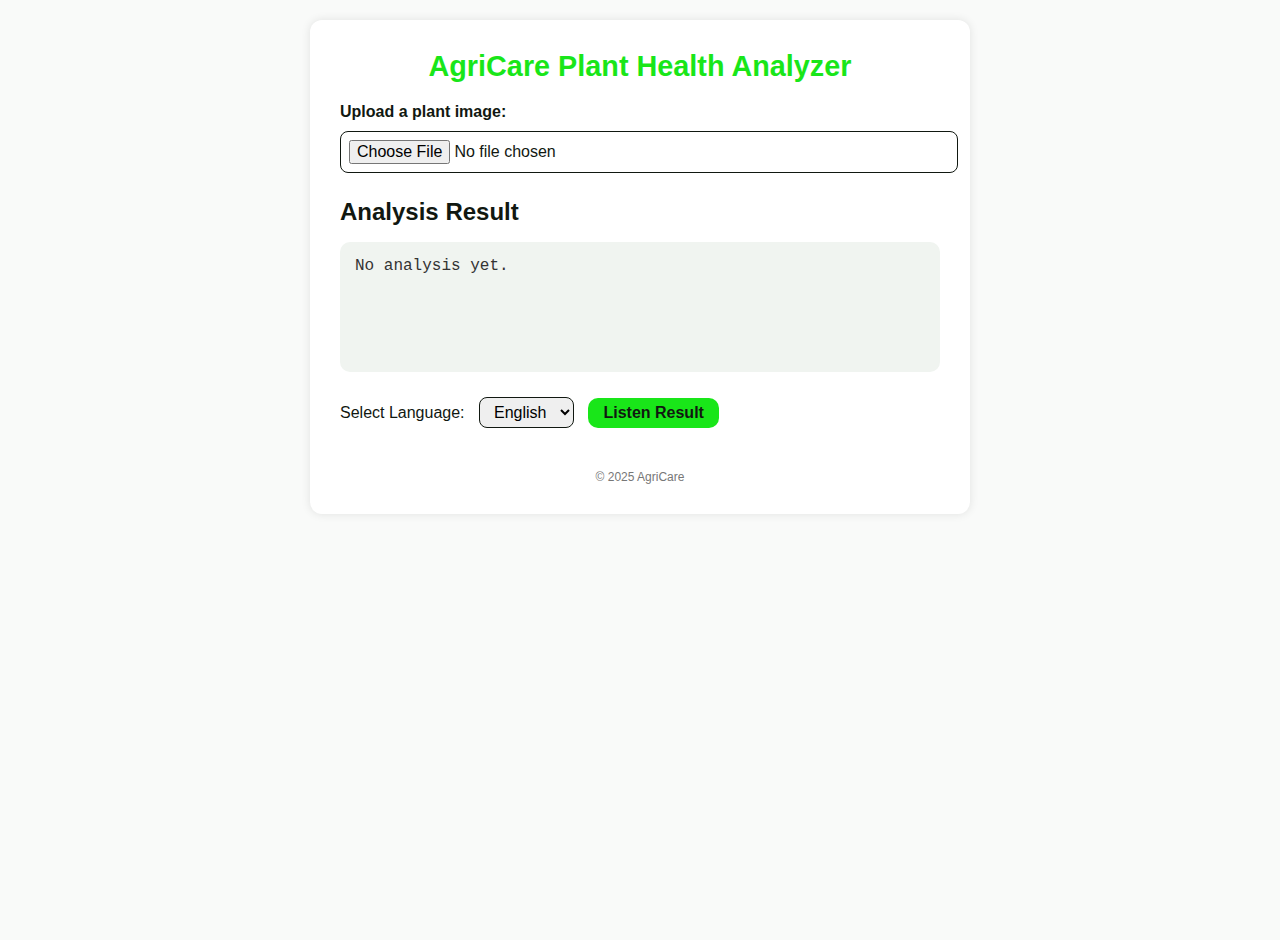
<file: 25sep/index.html>
<!DOCTYPE html>
<html lang="en">
<head>
  <meta charset="UTF-8" />
  <meta name="viewport" content="width=device-width, initial-scale=1" />
  <title>AgriCare Plant Analyzer</title>
  <link rel="stylesheet" href="style.css" />
</head>
<body>
  <div class="container">
    <header>
      <h1>AgriCare Plant Health Analyzer</h1>
    </header>

    <main>
      <section class="upload-section">
        <label for="fileupload" class="upload-label">Upload a plant image:</label>
        <input type="file" id="fileupload" accept="image/*" />
      </section>

      <section class="result-section">
        <h2>Analysis Result</h2>
        <pre id="result" class="result-text">No analysis yet.</pre>
      </section>

      <section class="tts-section">
        <label for="languageSelect">Select Language:</label>
        <select id="languageSelect">
          <option value="en-US">English</option>
          <option value="hi-IN">Hindi</option>
        </select>
        <button id="listenBtn">Listen Result</button>
      </section>
    </main>

    <footer>
      <small>© 2025 AgriCare</small>
    </footer>
  </div>

  <script src="script.js"></script>
</body>
</html>
</file>
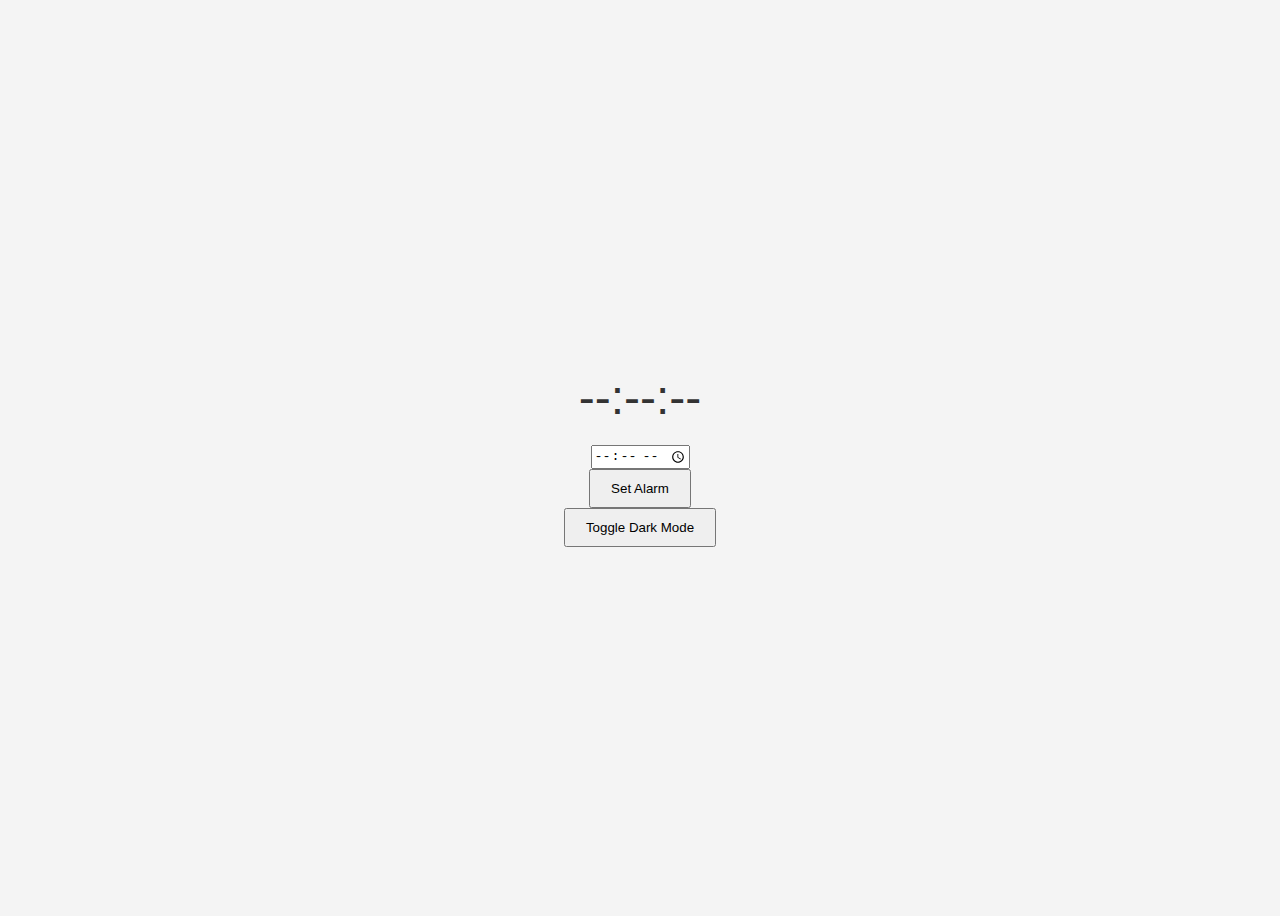
<file: alarmclock/index.html>
<!DOCTYPE html>
<html lang="en">
<head>
  <meta charset="UTF-8" />
  <meta name="viewport" content="width=device-width, initial-scale=1.0" />
  <title>Digital Clock + Alarm</title>
 <link rel="stylesheet" href="style.css">
</head>
<body>
  <div class="clock" id="clock">--:--:--</div>
  <input type="time" id="alarmTime" />
  <button id="setAlarm">Set Alarm</button>
  <button id="toggleDark">Toggle Dark Mode</button>

  <audio id="alarmSound" src="https://www.soundjay.com/misc/sounds/bell-ringing-05.mp3"></audio>
 <script src="script.js"></script>
</body>
</html>
</file>
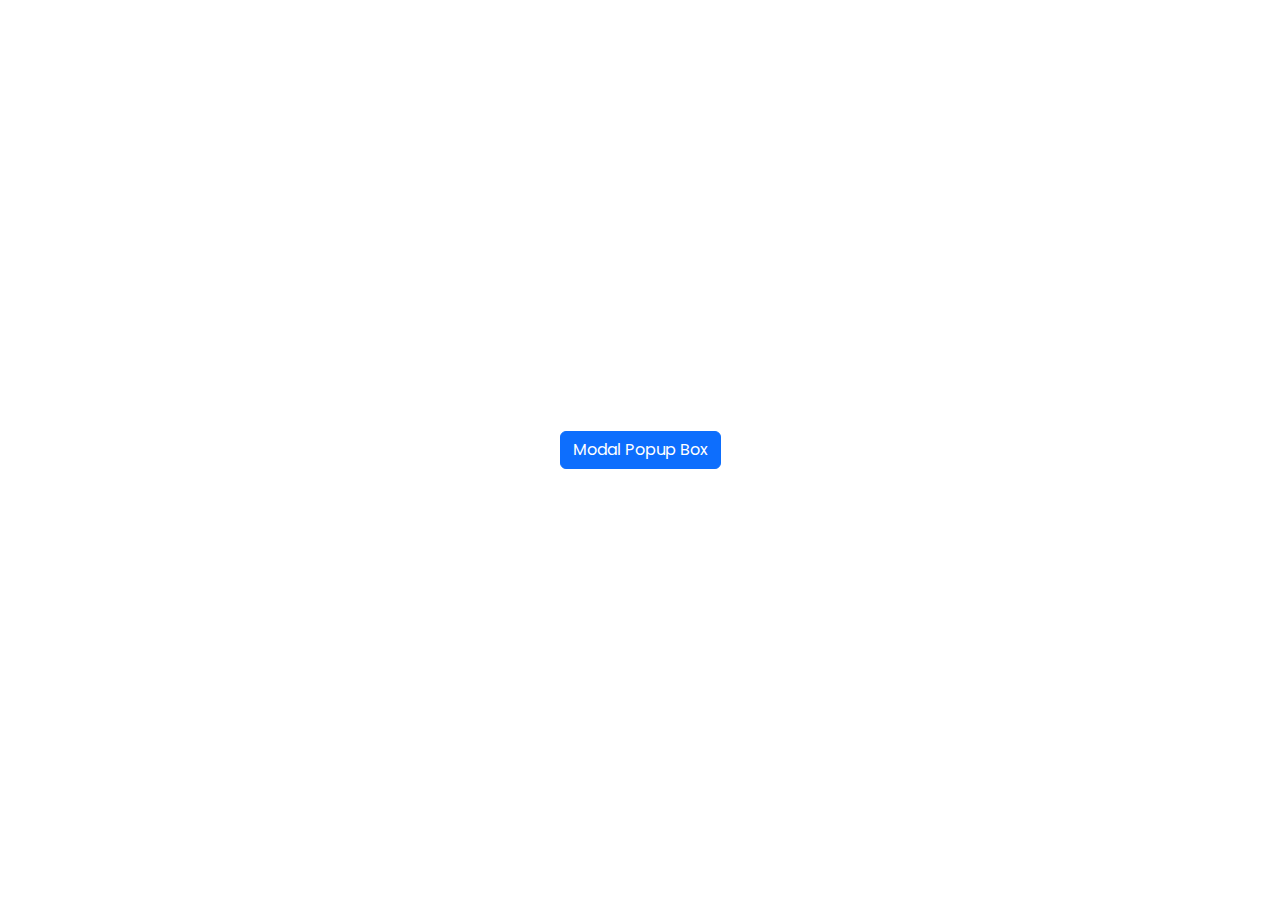
<file: model/index.html>
<!DOCTYPE html>
<html lang="en">
<head>
    <meta charset="UTF-8">
    <meta http-equiv="X-UA-Compatible" content="IE=edge">
    <meta name="viewport" content="width=device-width, initial-scale=1.0">
    <title>Modal Popup Box With Bootstrap 5</title>

    <!-- Bootstrap 5 CSS CDN Link -->
    <link href="https://cdn.jsdelivr.net/npm/bootstrap@5.1.3/dist/css/bootstrap.min.css" rel="stylesheet">

    <!-- Custom Style Link -->
    <link rel="stylesheet" href="style.css">
</head>
<body>

    <!-- Button trigger modal -->
    <button type="button" class="btn btn-primary" data-bs-toggle="modal" data-bs-target="#exampleModal">
    Modal Popup Box
  </button>
  
  <!-- Modal -->
  <div class="modal_wrapper">
    <div class="modal fade" id="exampleModal" tabindex="-1" aria-labelledby="exampleModalLabel" aria-hidden="true">
        <div class="modal-dialog modal-dialog-centered modal-lg">
          <div class="modal-content">
            <button type="button" class="btn-close" data-bs-dismiss="modal" aria-label="Close"></button>
            <div class="modal-body">
              <div class="row">
                  <div class="col-12">
                    <h3 class="display-6">Get to know the latest offers</h3> 
                    <p class="my-3">Subscribe and get notified at first on the latest update and offers!</p>
                  </div>
                  <div class="col-12">
                      <form method="post" action="#">
                          <div class="d-flex align-items-center flex-wrap mb-3">

                            <input type="text" class="form-control mb-3 mb-lg-0" placeholder="Enter your email ID">

                            <button type="button" class="btn btn-warning ms-2 btn_submit">Submit 

                                <svg xmlns="http://www.w3.org/2000/svg" width="16" height="16" fill="currentColor" class="bi bi-envelope-fill" viewBox="0 0 16 16">
                                <path d="M.05 3.555A2 2 0 0 1 2 2h12a2 2 0 0 1 1.95 1.555L8 8.414.05 3.555ZM0 4.697v7.104l5.803-3.558L0 4.697ZM6.761 8.83l-6.57 4.027A2 2 0 0 0 2 14h12a2 2 0 0 0 1.808-1.144l-6.57-4.027L8 9.586l-1.239-.757Zm3.436-.586L16 11.801V4.697l-5.803 3.546Z"/>
                              </svg>
                            </button>
                          </div>
                      </form>
                      <p>We do not spam</p>
                  </div>
              </div>
            </div> 
          </div>
        </div>
      </div>
  </div>

     
    

    <!-- Bootstrap 5 JS CDN Link -->
    <script src="https://cdn.jsdelivr.net/npm/bootstrap@5.1.3/dist/js/bootstrap.bundle.min.js"></script>
</body>
</html>
</file>
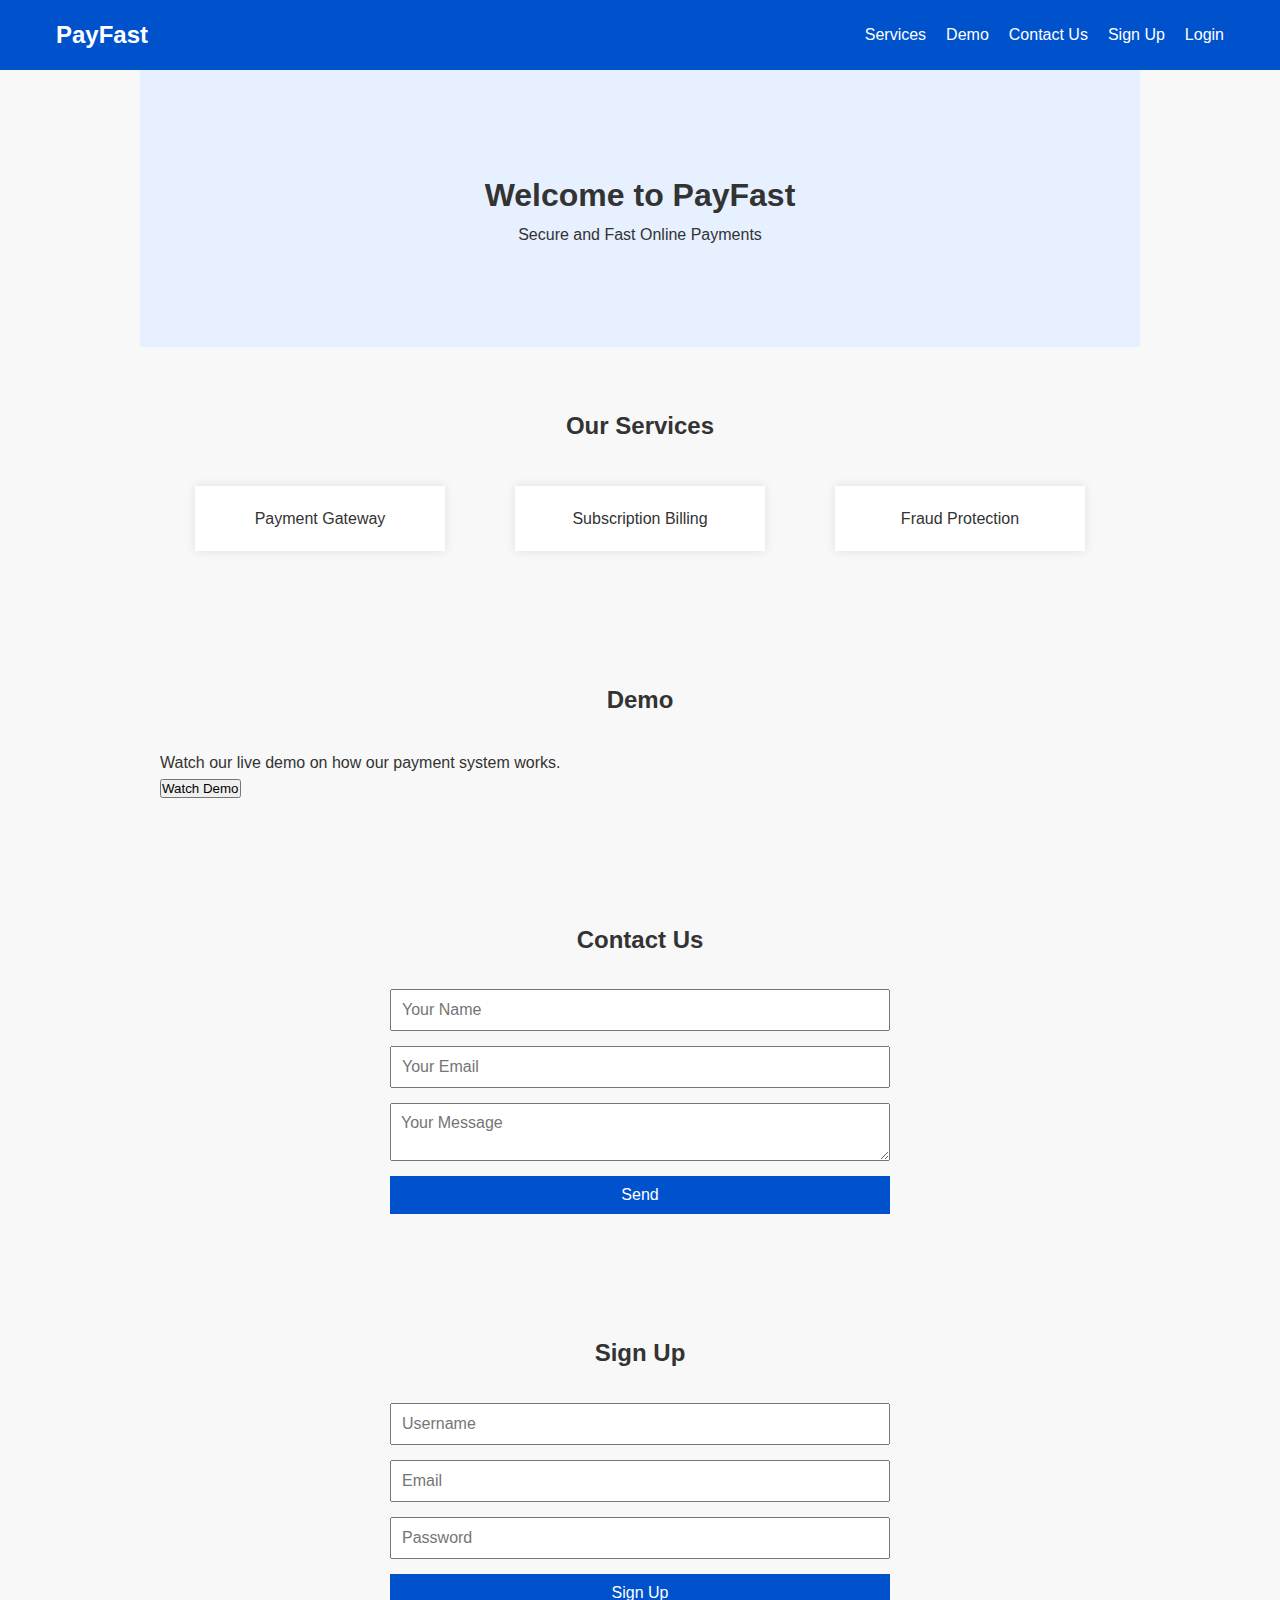
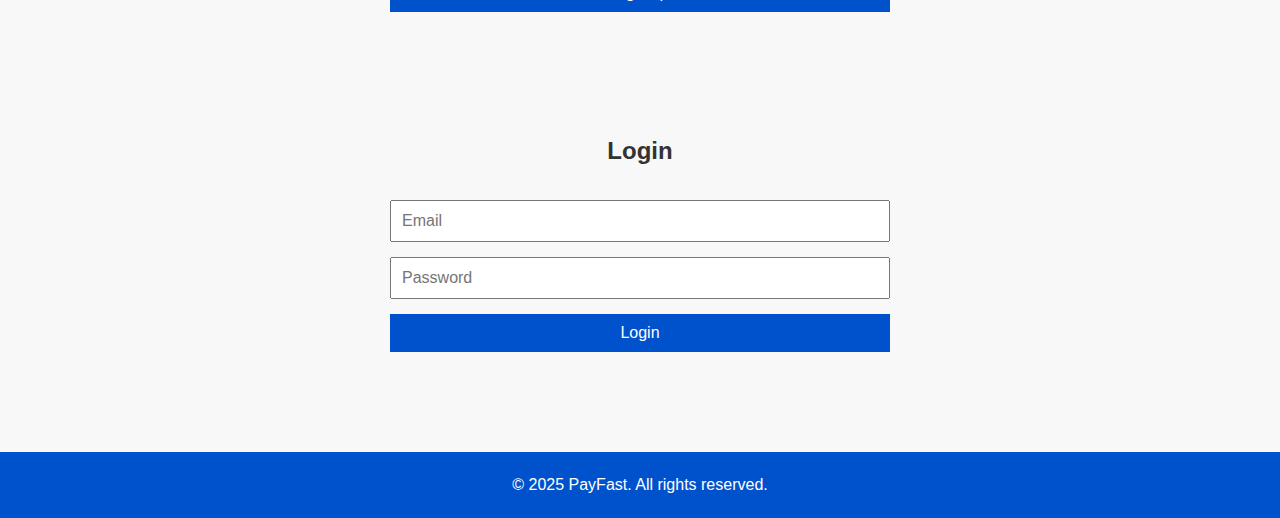
<file: payment/index.html>
<!DOCTYPE html>
<html lang="en">
<head>
  <meta charset="UTF-8" />
  <meta name="viewport" content="width=device-width, initial-scale=1.0" />
  <title>Payment Website</title>
  <link rel="stylesheet" href="style.css" />
</head>
<body>

  <!-- Navigation Bar -->
  <header>
    <nav class="navbar">
      <div class="logo">PayFast</div>
      <ul class="nav-links">
        <li><a href="#services">Services</a></li>
        <li><a href="#demo">Demo</a></li>
        <li><a href="#contact">Contact Us</a></li>
        <li><a href="#signup">Sign Up</a></li>
        <li><a href="#login">Login</a></li>
      </ul>
    </nav>
  </header>

  <!-- Hero Section -->
  <section class="hero">
    <h1>Welcome to PayFast</h1>
    <p>Secure and Fast Online Payments</p>
  </section>

  <!-- Services Section -->
  <section id="services">
    <h2>Our Services</h2>
    <div class="service-boxes">
      <div class="service">Payment Gateway</div>
      <div class="service">Subscription Billing</div>
      <div class="service">Fraud Protection</div>
    </div>
  </section>

  <!-- Demo Section -->
  <section id="demo">
    <h2>Demo</h2>
    <p>Watch our live demo on how our payment system works.</p>
    <button>Watch Demo</button>
  </section>

  <!-- Contact Us Section -->
  <section id="contact">
    <h2>Contact Us</h2>
    <form>
      <input type="text" placeholder="Your Name" required />
      <input type="email" placeholder="Your Email" required />
      <textarea placeholder="Your Message" required></textarea>
      <button type="submit">Send</button>
    </form>
  </section>

  <!-- Sign Up Section -->
  <section id="signup">
    <h2>Sign Up</h2>
    <form>
      <input type="text" placeholder="Username" required />
      <input type="email" placeholder="Email" required />
      <input type="password" placeholder="Password" required />
      <button type="submit">Sign Up</button>
    </form>
  </section>

  <!-- Login Section -->
  <section id="login">
    <h2>Login</h2>
    <form>
      <input type="email" placeholder="Email" required />
      <input type="password" placeholder="Password" required />
      <button type="submit">Login</button>
    </form>
  </section>

  <!-- Footer -->
  <footer>
    <p>&copy; 2025 PayFast. All rights reserved.</p>
  </footer>

</body>
</html>
</file>
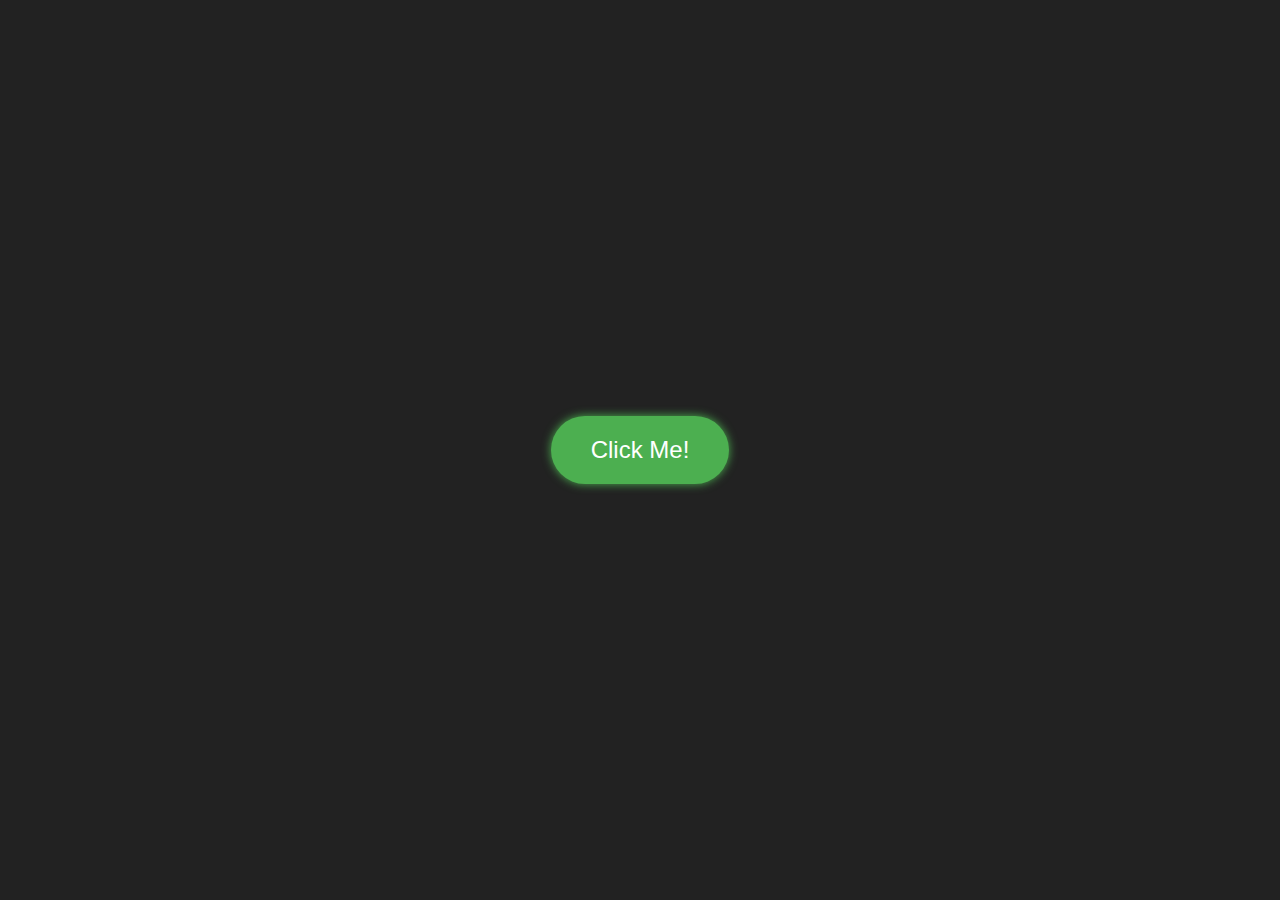
<file: buttonanimation.html>
<!DOCTYPE html>
<html lang="en">
<head>
  <meta charset="UTF-8" />
  <meta name="viewport" content="width=device-width, initial-scale=1" />
  <title>Button Pulse Animation</title>
  <style>
    body {
      font-family: Arial, sans-serif;
      background: #222;
      display: flex;
      height: 100vh;
      justify-content: center;
      align-items: center;
      margin: 0;
    }
    .pulse-button {
      background: #4CAF50;
      border: none;
      color: white;
      padding: 20px 40px;
      font-size: 24px;
      border-radius: 50px;
      cursor: pointer;
      animation: pulse 2s infinite;
      box-shadow: 0 0 10px #4CAF50;
    }
    @keyframes pulse {
      0% {
        transform: scale(1);
        box-shadow: 0 0 10px #4CAF50;
      }
      50% {
        transform: scale(1.1);
        box-shadow: 0 0 20px #76c776;
      }
      100% {
        transform: scale(1);
        box-shadow: 0 0 10px #4CAF50;
      }
    }
  </style>
</head>
<body>

  <button class="pulse-button">Click Me!</button>

</body>
</html>
</file>
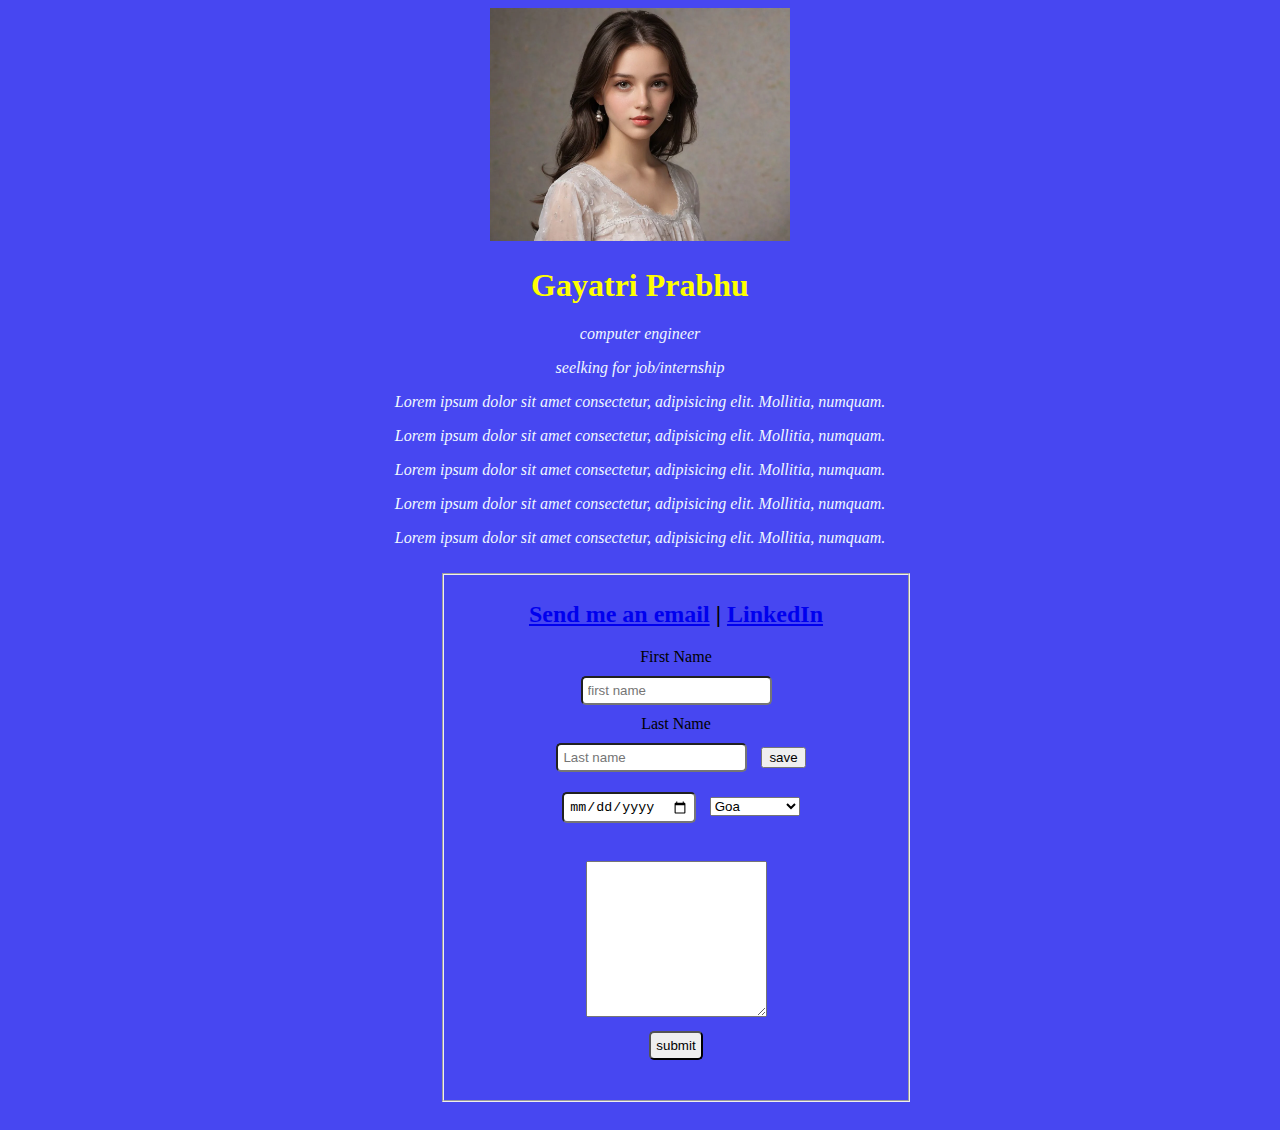
<file: intro.html>
<!DOCTYPE html>
<html lang="en">
<head>
   <style>
    body{
        background-color: rgb(71, 71, 241);
    }
    h1{
        font-style: bold;
        color: yellow;
        text-align: center;
    }
    p{
        font-style: italic;
        color: aliceblue;
        text-align: center;
    }
    input{
        margin: 10px;
        padding: 5px;
        border-radius: 5px;
        fit_content: center;
        
    }  
    form{
        
        width: 400px;
        margin: auto;
        padding: 10px 20px 20px 20px    ;
       
    } 

</style>   
</head>
<body>
    <center>
    <div style="text-align: center;">
  <img src="xyz.webp" alt="./gp..jpg" width="300"> 
    </div>
  <h1>Gayatri Prabhu </h1>
  <p> computer engineer </p>
  <p> seelking for job/internship </p>
  
  <p> Lorem ipsum dolor sit amet consectetur, adipisicing elit. Mollitia, numquam. </p>
  <p> Lorem ipsum dolor sit amet consectetur, adipisicing elit. Mollitia, numquam. </p>
  <p> Lorem ipsum dolor sit amet consectetur, adipisicing elit. Mollitia, numquam. </p>
  <p> Lorem ipsum dolor sit amet consectetur, adipisicing elit. Mollitia, numquam. </p>
  <p> Lorem ipsum dolor sit amet consectetur, adipisicing elit. Mollitia, numquam. </p>
   </center> 
<form>
    <div style="text-align: center;">
    <fieldset>
         
   <form action="url" method="get">
    
          <h2><a href="mailto:gayatri@gmail.com">Send me an email</a> | <a href="https://www.linkedin.com/in/gayatri-p-b54551376/">LinkedIn</a></h2>

       <label for="fname">First Name</label><br>
       <input type="text" placeholder="first name" name="" id="fname"><br>
       <label for="lname">Last Name</label><br>
       <input type="text" placeholder="Last name" name="" id="lname">
       <button type="submit"> save </button>

    <br>
    <input type="date" name="day"> 
        <select>
            <option value="Goa"> Goa </option>
            <option value="Maharastra"> Maharastra </option>
            <option value="Andhra"> Andhra </option>
            <option value="Tamilnadu"> Tamilnadu </option>
            <option value="Kerla"> Kerla </option>
            <form action="" method="">
        </select>
   </form>
          <Br></Br>
    <form action="" method="">  
      <textarea rows="10" cols="20"></textarea>  <br>
      <input type="submit" value="submit">
    </form>
    </fieldset>
</form>
    
</body>
</html>
</file>
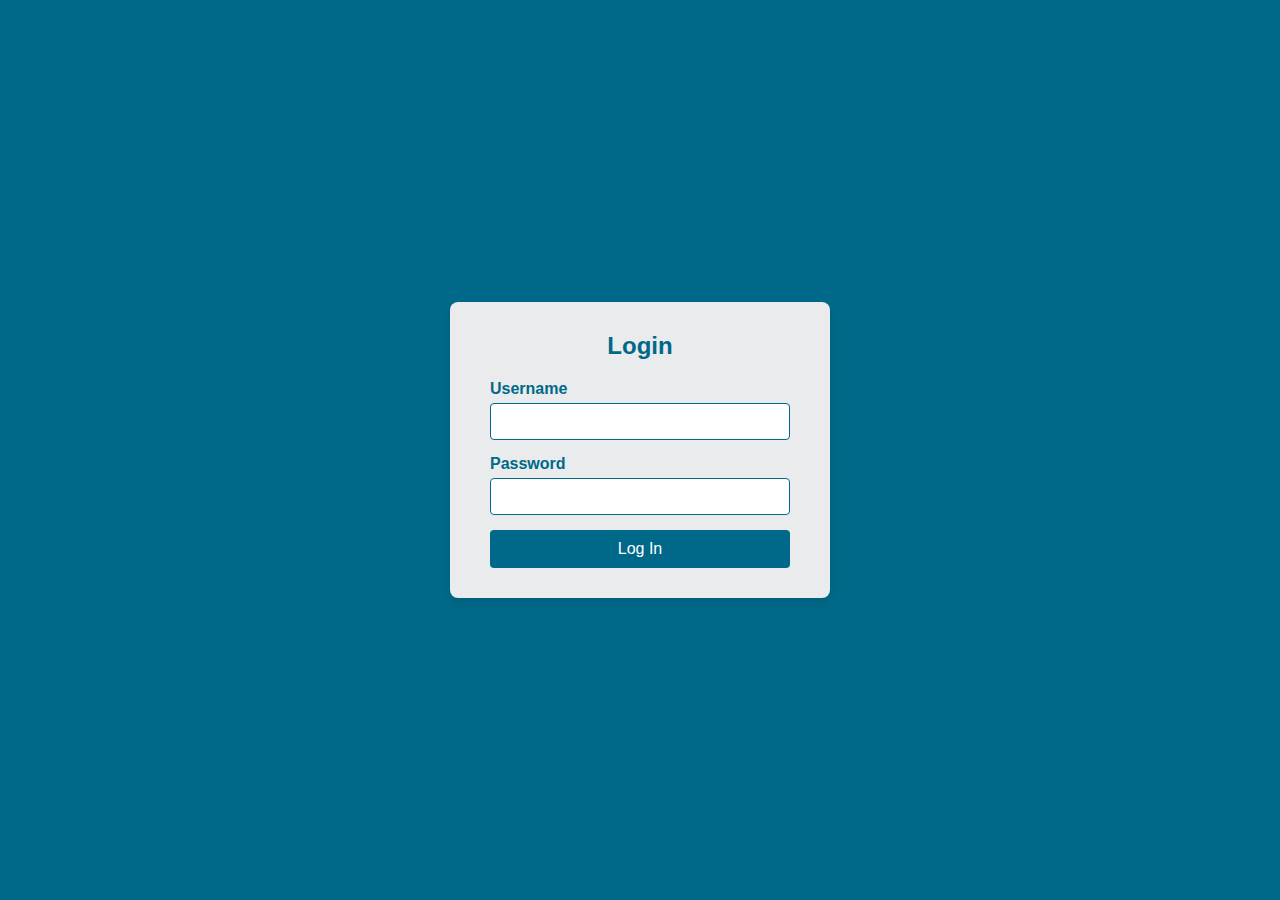
<file: loginform.html>
<!DOCTYPE html>
<html lang="en">
<head>
  <meta charset="UTF-8" />
  <meta name="viewport" content="width=device-width, initial-scale=1" />
  <title>Login Form</title>
  <style>
    body {
      font-family: Arial, sans-serif;
      background: #006989;
      display: flex;
      height: 100vh;
      justify-content: center;
      align-items: center;
      margin: 0;
    }
    .login-form {
      background:#eaebed;
      padding: 30px 40px;
      border-radius: 8px;
      box-shadow: 0 4px 10px rgba(0,0,0,0.1);
      width: 300px;
    }
    h2 {
      margin-top: 0;
      margin-bottom: 20px;
      text-align: center;
      color: #006989;
    }
    label {
      display: block;
      margin-bottom: 5px;
      font-weight: bold;
      color: #006989;
    }
    input[type="text"],
    input[type="password"] {
      width: 100%;
      padding: 10px;
      margin-bottom: 15px;
      border-radius: 4px;
      border: 1px solid #006989;
      box-sizing: border-box;
    }
    button {
      width: 100%;
      padding: 10px;
      background: #006989;
      border: none;
      color: white;
      font-size: 16px;
      border-radius: 4px;
      cursor: pointer;
    }
    button:hover {
      background:#5b86a3;
    }

    .error {
      color: red;
      font-size: 14px;
      margin-bottom: 10px;
      display: none;
    }
  </style>
</head>
<body>

  <form class="login-form" onsubmit="return validateForm()">
    <h2>Login</h2>
    <div class="error" id="error-msg">Please fill in all fields.</div>
    <label for="username">Username</label>
    <input type="text" id="username" name="username" />

    <label for="password">Password</label>
    <input type="password" id="password" name="password" />

    <button type="submit">Log In</button>
  </form>

  <script>
    function validateForm() {
      const username = document.getElementById('username').value.trim();
      const password = document.getElementById('password').value.trim();
      const errorMsg = document.getElementById('error-msg');

      if (!username || !password) {
        errorMsg.style.display = 'block';
        return false;
      }
      errorMsg.style.display = 'none';
      alert('Logged in successfully!');
      return false; // prevent actual submission for demo
    }
  </script>

</body>
</html>
</file>
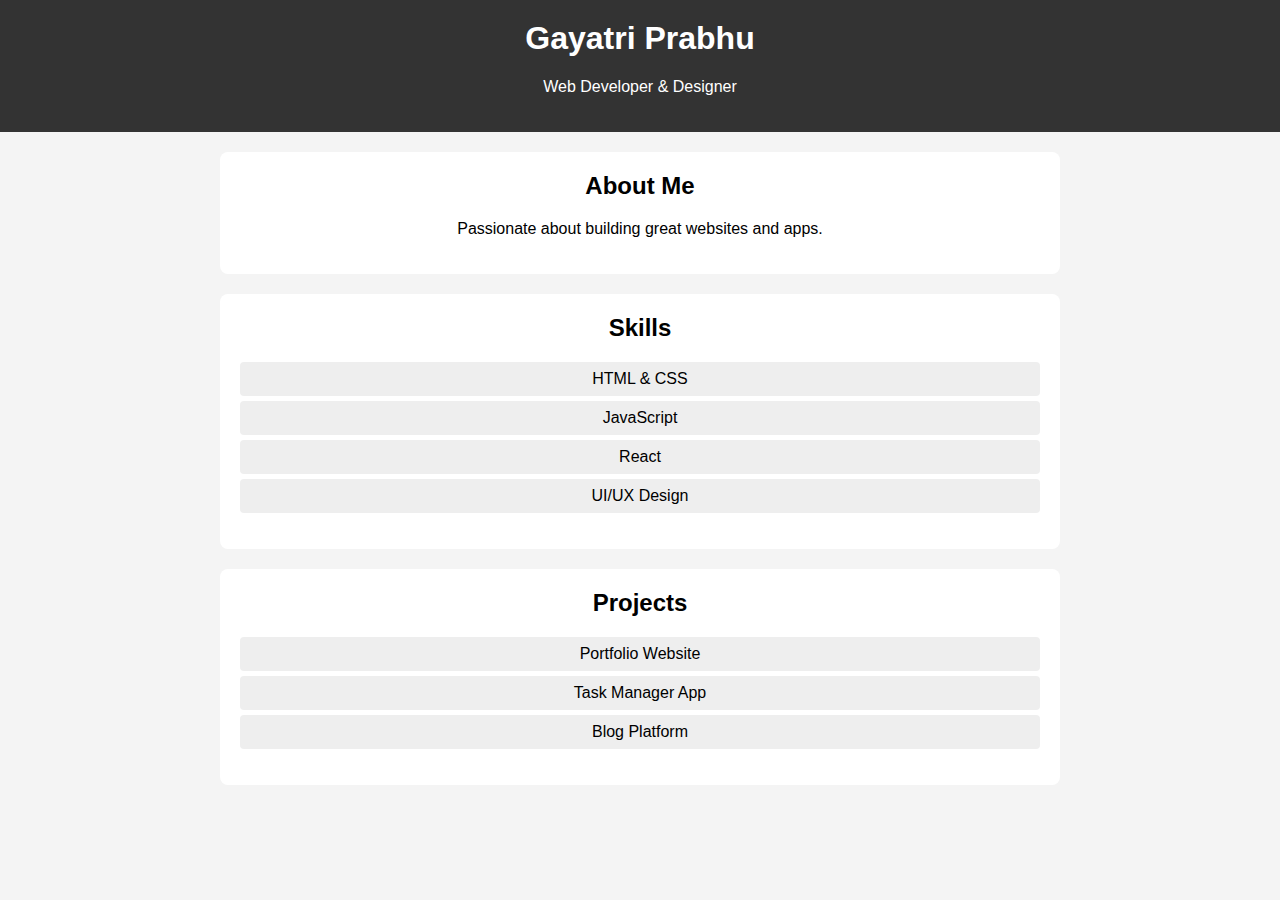
<file: portfo.html>
<!DOCTYPE html>
<html lang="en">
<head>
  <meta charset="UTF-8" />
  <meta name="viewport" content="width=device-width, initial-scale=1" />
  <title>My Portfolio</title>
  <style>
    body {
      font-family: Arial, sans-serif;
      margin: 0; padding: 0; background: #f4f4f4;
    }
    header {
      background: #333;
      color: #fff;
      padding: 20px;
      text-align: center;
    }
    section {
      max-width: 800px;
      margin: 20px auto;
      background: white;
      padding: 20px;
      border-radius: 8px;
      text-align: center;
    }
    h1, h2 {
      margin-top: 0;
    }
    ul {
      list-style: none;
      padding-left: 0;
    }
    ul li {
      background: #eee;
      margin: 5px 0;
      padding: 8px;
      border-radius: 4px;
    }
  </style>
</head>
<body>
  <header>
    <h1>Gayatri Prabhu</h1>
    <p>Web Developer & Designer</p>
  </header>

  <section>
    <h2>About Me</h2>
    <p>Passionate about building great websites and apps.</p>
  </section>

  <section>
    <h2>Skills</h2>
    <ul>
      <li>HTML & CSS</li>
      <li>JavaScript</li>
      <li>React</li>
      <li>UI/UX Design</li>
    </ul>
  </section>

  <section>
    <h2>Projects</h2>
    <ul>
      <li>Portfolio Website</li>
      <li>Task Manager App</li>
      <li>Blog Platform</li>
    </ul>
  </section>
</body>
</html>
</file>
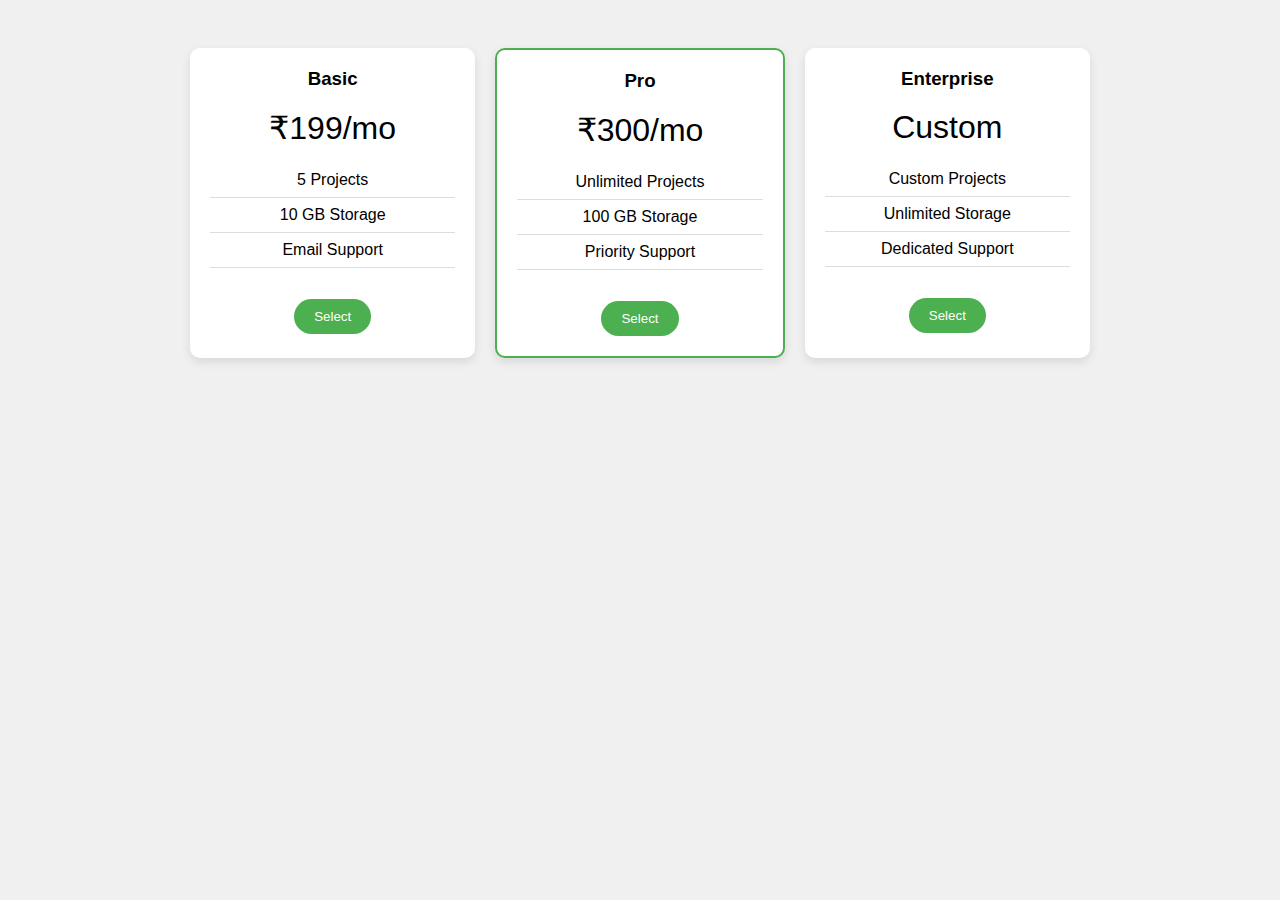
<file: pricingtable.html>
<!DOCTYPE html>
<html lang="en">
<head>
  <meta charset="UTF-8" />
  <meta name="viewport" content="width=device-width, initial-scale=1" />
  <title>Pricing Table</title>
  <style>
    body {
      font-family: Arial, sans-serif;
      background: #f0f0f0;
      padding: 40px;
      display: flex;
      justify-content: center;
    }
    .pricing-table {
      display: flex;
      gap: 20px;
      max-width: 900px;
      width: 100%;
    }
    .plan {
      background: white;
      padding: 20px;
      border-radius: 10px;
      flex: 1;
      text-align: center;
      box-shadow: 0 4px 10px rgba(0,0,0,0.1);
      transition: transform 0.3s;
    }
    .plan:hover {
      transform: translateY(-10px);
      box-shadow: 0 8px 20px rgba(0,0,0,0.2);
    }
    .popular {
      border: 2px solid #4CAF50;
    }
    h3 {
      margin-top: 0;
    }
    .price {
      font-size: 2em;
      margin: 10px 0;
    }
    ul {
      list-style: none;
      padding: 0;
    }
    ul li {
      padding: 8px 0;
      border-bottom: 1px solid #ddd;
    }
    button {
      margin-top: 15px;
      padding: 10px 20px;
      background: #4CAF50;
      color: white;
      border: none;
      border-radius: 30px;
      cursor: pointer;
    }
    button:hover {
      background: #45a049;
    }
  </style>
</head>
<body>

  <div class="pricing-table">
    <div class="plan">
      <h3>Basic</h3>
      <div class="price">₹199/mo</div>
      <ul>
        <li>5 Projects</li>
        <li>10 GB Storage</li>
        <li>Email Support</li>
      </ul>
      <button>Select</button>
    </div>

    <div class="plan popular">
      <h3>Pro</h3>
      <div class="price">₹300/mo</div>
      <ul>
        <li>Unlimited Projects</li>
        <li>100 GB Storage</li>
        <li>Priority Support</li>
      </ul>
      <button>Select</button>
    </div>

    <div class="plan">
      <h3>Enterprise</h3>
      <div class="price">Custom</div>
      <ul>
        <li>Custom Projects</li>
        <li>Unlimited Storage</li>
        <li>Dedicated Support</li>
      </ul>
      <button>Select</button>
    </div>
  </div>

</body>
</html>
</file>
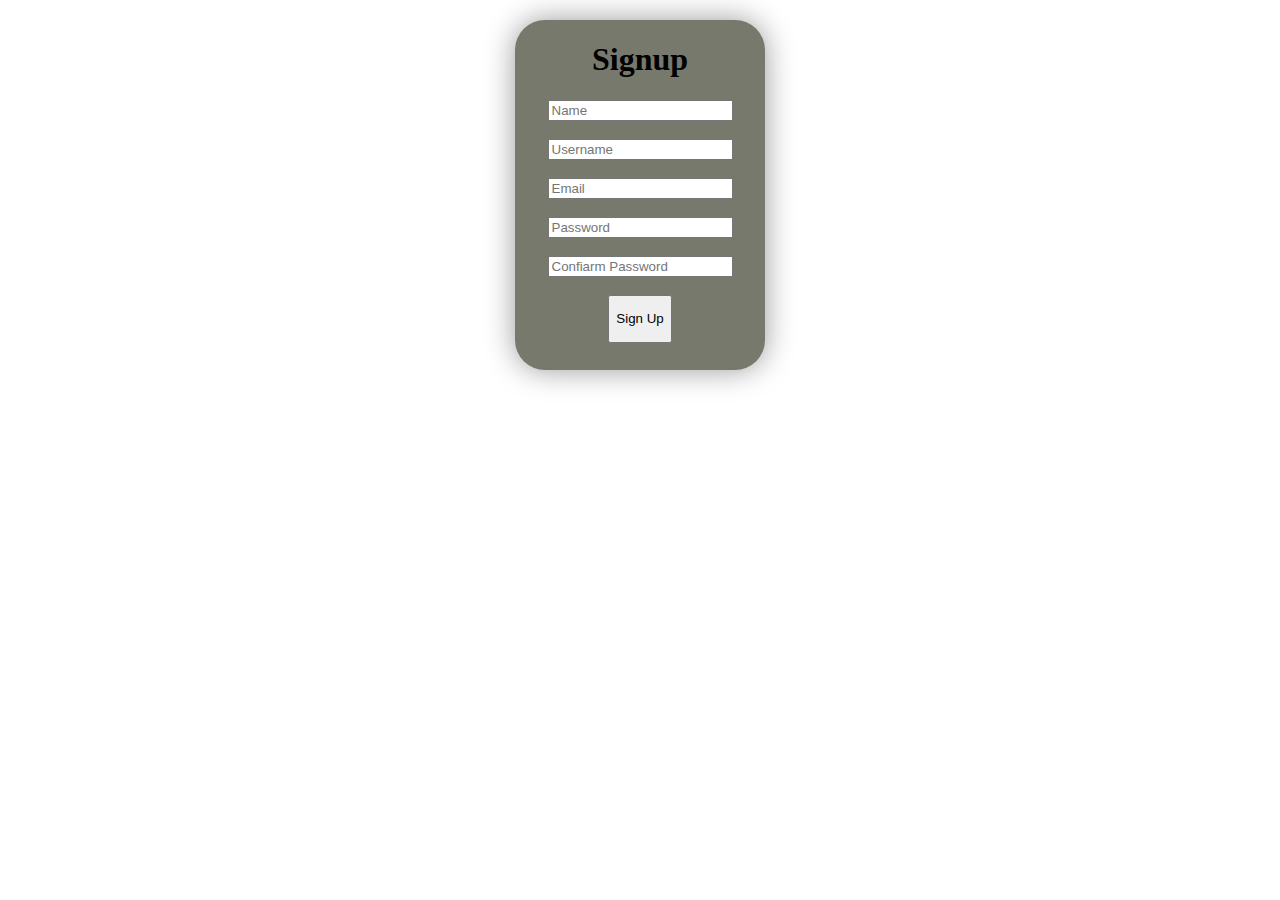
<file: signup.html>
<!DOCTYPE html>
<html lang="en">
<head>
    <style>
       body{
        background-color: #fff;
       } 
       .container{
        position: relative;   
        width: 250px;
        height: 350px;
        background: #77796d;
        margin: 20px;
        border-radius: 30px;
        box-shadow: 0 0 30px rgba(0, 0, 0, 0.4);
        overflow: hidden;
       }
    </style>
</head>
<body>
    <center>
<div class="container">
    <!-- Login Form-->
    <div class="form-box login">
      <form action="#">
        <h1> Signup </h1>
        <div class="input-Box">
          <Input type="text" placeholder="Name" required> 
          <i class="fa-solid fa-user"></i>  
        </div>
        <br>
        <div class="input-Box">
          <Input type="text" placeholder="Username" required> 
          <i class="fa-solid fa-user"></i>  
        </div>
        <br>
        <div class="input-Box">
          <Input type="text" placeholder="Email" required> 
          <i class="fa-solid fa-user"></i>  
        </div>
        <br>
        <div class="input-Box">
           <Input type="Password" placeholder="Password" required> 
          <i class="fa-solid fa-lock"></i>
        </div>  
        <br>      
        <div class="input-Box">
          <Input type="Password" placeholder="Confiarm Password" required> 
          <i class="fa-solid fa-lock"></i>      
        </div>
           <br>
         <button type="submit" class="btn"> <p>Sign Up <p></button>
     </div>
</div>  
   </center>        
</body>
</html>
</file>
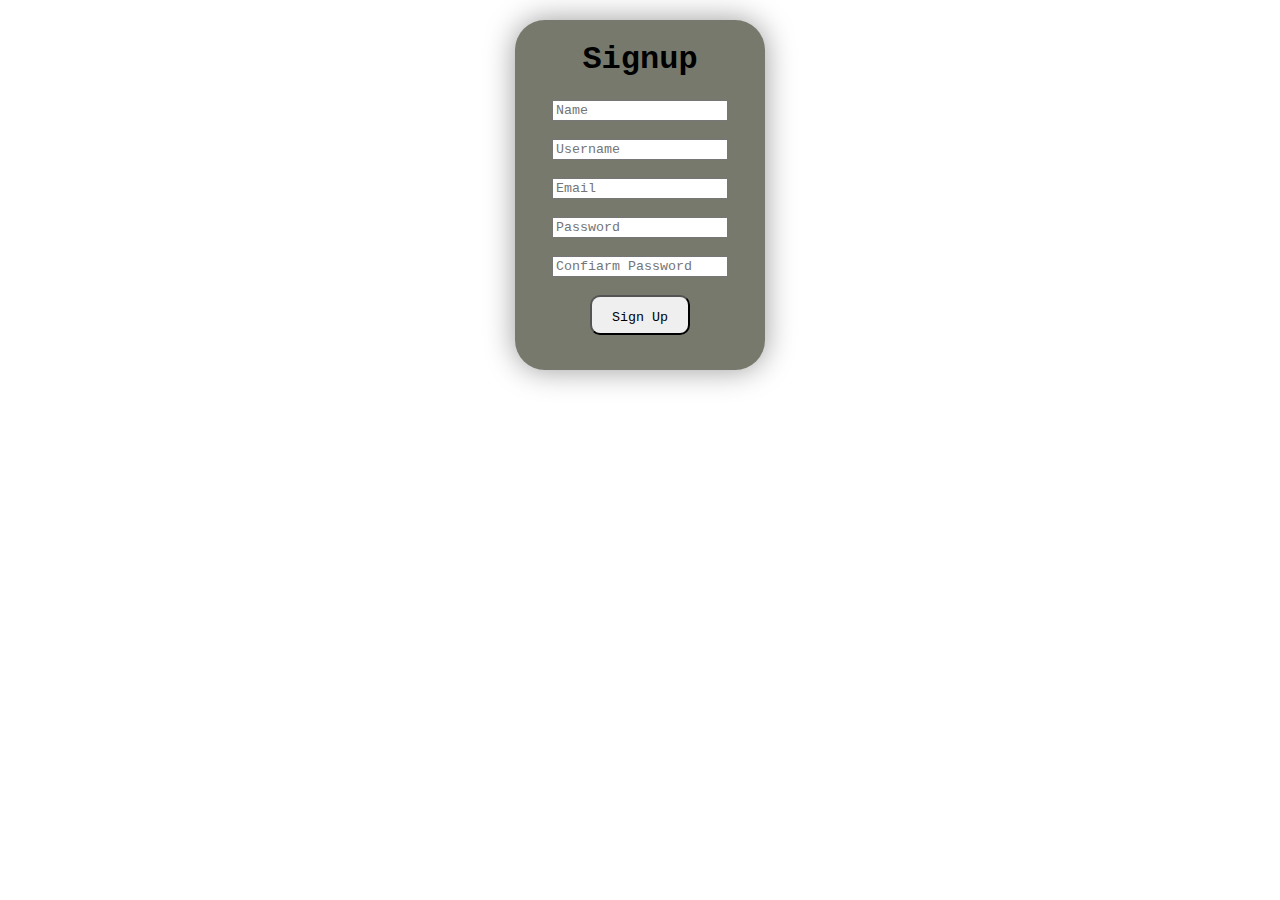
<file: sign up/signup.html>
<!DOCTYPE html>
<html lang="en">
<head>
  <link rel="stylesheet" href="style.css">
</head>
<body>
    <center>
<div class="container">
    <!-- Login Form-->
    <div class="form-box login">
      <form action="#">
        <h1> Signup </h1>
        <div class="input-Box">
          <Input type="text" placeholder="Name" required> 
          <i class="fa-solid fa-user"></i>  
        </div>
        <br>
        <div class="input-Box">
          <Input type="text" placeholder="Username" required> 
          <i class="fa-solid fa-user"></i>  
        </div>
        <br>
        <div class="input-Box">
          <Input type="text" placeholder="Email" required> 
          <i class="fa-solid fa-user"></i>  
        </div>
        <br>
        <div class="input-Box">
           <Input type="Password" placeholder="Password" required> 
          <i class="fa-solid fa-lock"></i>
        </div>  
        <br>      
        <div class="input-Box">
          <Input type="Password" placeholder="Confiarm Password" required> 
          <i class="fa-solid fa-lock"></i>      
        </div>
           <br>
         <button type="submit" class="btn"> <p>Sign Up <p></button>
     </div>
</div>  
   </center>        
</body>
</html>
</file>
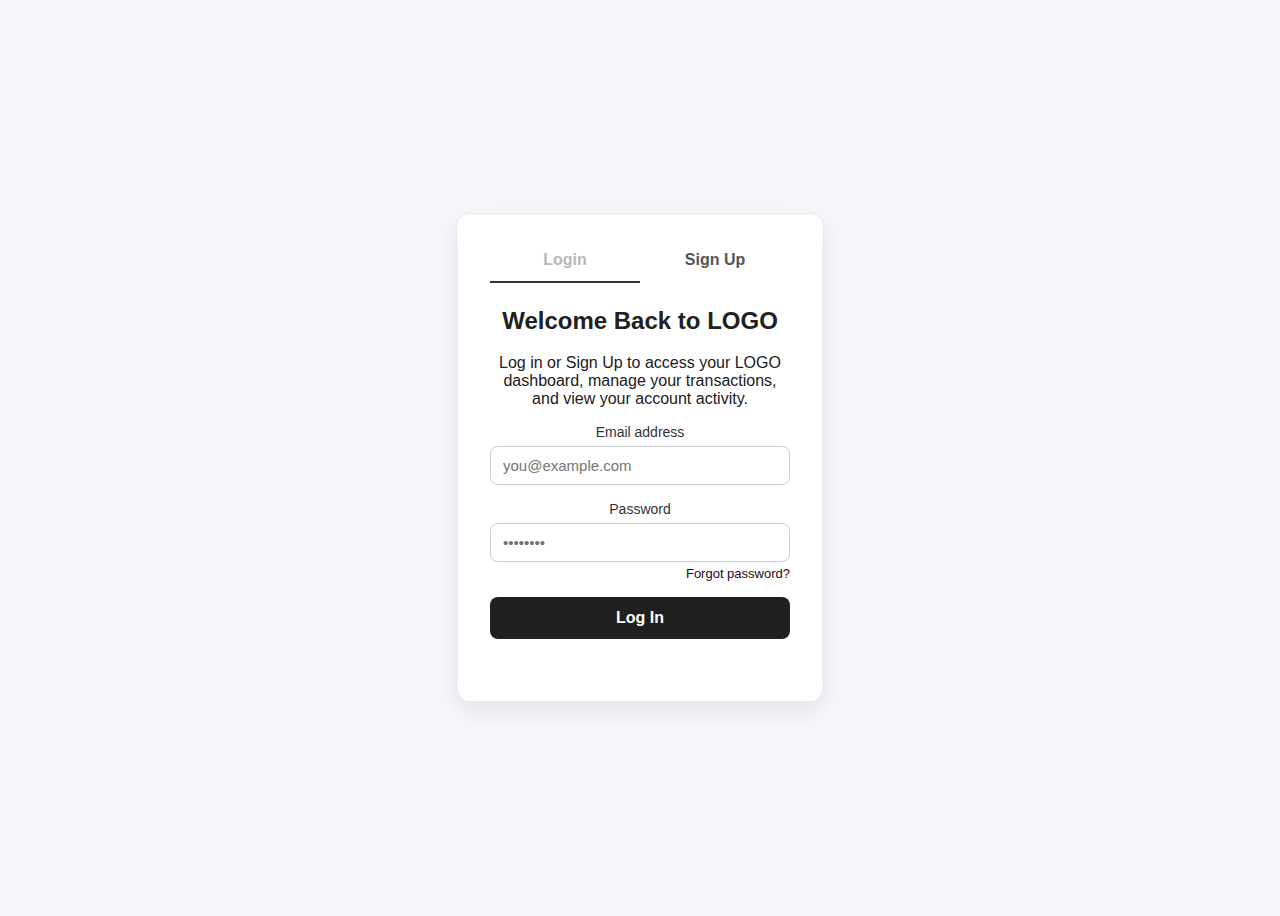
<file: silo/silo.html>
<!DOCTYPE html>
<html lang="en">
<head>
<meta charset="UTF-8" />
<meta name="viewport" content="width=device-width, initial-scale=1" />
<title>Sign In / Sign Up</title>
<style>
  body {
    font-family: Arial, sans-serif;
    background: #f6f8fb;
    display: flex;
    justify-content: center;
    align-items: center;
    height: 100vh;
  }
  .auth-container {
    background: white;
    padding: 24px 32px;
    border-radius: 12px;
    box-shadow: 0 8px 30px rgba(15,22,39,0.1);
    width: 300px;
    height: auto;
  }
  .tabs {
    display: flex;
    margin-bottom: 24px;
  }
  .tab {
    flex: 1;
    text-align: center;
    padding: 12px 0;
    cursor: pointer;
    border-bottom: 2px solid transparent;
    font-weight: 600;
    color: #555;
    user-select: none;
  }
  .tab.active {
    border-color: #343435;
    color: #b7b8b9;
  }
  form {
    display: none;
    flex-direction: column;
  }
  form.active {
    display: flex;
  }
  label {
    font-size: 14px;
    margin-bottom: 6px;
    color: #333;
  }
  .view{
    margin-bottom: 20px;
    color: #202020;
    text-align: center;
  }
  input[type="text"], input[type="email"], input[type="password"] {
    padding: 10px 12px;
    border: 1px solid #ccc;
    border-radius: 8px;
    margin-bottom: 16px;
    font-size: 15px;
    outline-offset: 2px;
    outline-color: transparent;
    transition: outline-color 0.2s ease;
  }
  input[type="text"]:focus, input[type="email"]:focus, input[type="password"]:focus {
    outline-color: #5f6164;
    border-color: #7a7a7a;
  }
  button {
    background: #202020;
    color: white;
    border: none;
    padding: 12px;
    border-radius: 8px;
    font-size: 16px;
    cursor: pointer;
    font-weight: 600;
  }
  button:hover {
    background: #4e4e4e;
  }
  .forgot-password {
    text-align: right;
    margin-top: -12px;
    margin-bottom: 16px;
    font-size: 13px;
  }
  .forgot-password a {
    color: #2b080e;
    cursor: pointer;
    text-decoration: none;
  }
  .forgot-password a:hover {
    text-decoration: underline;
  }
  .reset-password {
    display: none;
    flex-direction: column;
  }
  .reset-password.active {
    display: flex;
  }
  .back-to-login {
    font-size: 13px;
    margin-top: 8px;
    text-align: right;
  }
  .back-to-login a {
    color: #020d20;
    cursor: pointer;
    text-decoration: none;
  }
  .back-to-login a:hover {
    text-decoration: underline;
  }
</style>
</head>
<body>

<div class="auth-container" role="main" aria-label="Authentication form">
  <div class="tabs" role="tablist">
    <div class="tab active" role="tab" tabindex="0" aria-selected="true" aria-controls="loginForm" id="loginTab">Login</div>
    <div class="tab" role="tab" tabindex="-1" aria-selected="false" aria-controls="signUpForm" id="signUpTab">Sign Up</div>
  </div>

  <!-- Login form -->
   <!-- Login Section -->
  <section id="login" class="view">
  <h2>Welcome Back to LOGO</h2>
      <p>Log in or Sign Up to access your LOGO dashboard, manage your transactions, and view your account activity.</p>

  <form id="loginForm" class="active" aria-labelledby="loginTab">
    <label for="loginEmail">Email address</label>
    <input type="email" id="loginEmail" name="loginEmail" required autocomplete="username" placeholder="you@example.com" />

    <label for="loginPassword">Password</label>
    <input type="password" id="loginPassword" name="loginPassword" required autocomplete="current-password" placeholder="••••••••" />

    <div class="forgot-password">
      <a href="#" id="forgotPasswordLink">Forgot password?</a>
    </div>

    <button type="submit">Log In</button>
  </form>

  <br>

  <!-- Sign Up form -->

  <section id="signup">

  <form id="signUpForm" aria-labelledby="signUpTab" novalidate>
    <label for="signUpName">Full Name</label>
    <input type="text" id="signUpName" name="signUpName" required autocomplete="name" placeholder="Jenny Citizen" />

    <label for="signUpEmail">Email address</label>
    <input type="email" id="signUpEmail" name="signUpEmail" required autocomplete="email" placeholder="you@example.com" />

    <label for="signUpPassword">Password</label>
    <input type="password" id="signUpPassword" name="signUpPassword" required autocomplete="new-password" placeholder="Create a password" />

    <button type="submit">Sign Up</button>
  </form>

  <!-- Reset Password form -->
  <form id="resetPasswordForm" class="reset-password" aria-label="Reset Password">
    <label for="resetEmail">Enter your email to reset password</label>
    <input type="email" id="resetEmail" name="resetEmail" required autocomplete="email" placeholder="you@example.com" />
    <button type="submit">Reset Password</button>
    <div class="back-to-login">
      <a href="#" id="backToLoginLink">Back to Login</a>
    </div>
  </form>
</div>

<script>
  const loginTab = document.getElementById('loginTab');
  const signUpTab = document.getElementById('signUpTab');
  const loginForm = document.getElementById('loginForm');
  const signUpForm = document.getElementById('signUpForm');
  const resetPasswordForm = document.getElementById('resetPasswordForm');
  const forgotPasswordLink = document.getElementById('forgotPasswordLink');
  const backToLoginLink = document.getElementById('backToLoginLink');

  function showLogin() {
    loginTab.classList.add('active');
    loginTab.setAttribute('aria-selected', 'true');
    loginTab.tabIndex = 0;

    signUpTab.classList.remove('active');
    signUpTab.setAttribute('aria-selected', 'false');
    signUpTab.tabIndex = -1;

    loginForm.classList.add('active');
    signUpForm.classList.remove('active');
    resetPasswordForm.classList.remove('active');
  }

  function showSignUp() {
    signUpTab.classList.add('active');
    signUpTab.setAttribute('aria-selected', 'true');
    signUpTab.tabIndex = 0;

    loginTab.classList.remove('active');
    loginTab.setAttribute('aria-selected', 'false');
    loginTab.tabIndex = -1;

    signUpForm.classList.add('active');
    loginForm.classList.remove('active');
    resetPasswordForm.classList.remove('active');
  }

  function showResetPassword() {
    resetPasswordForm.classList.add('active');
    loginForm.classList.remove('active');
    signUpForm.classList.remove('active');
  }

  loginTab.addEventListener('click', showLogin);
  signUpTab.addEventListener('click', showSignUp);

  forgotPasswordLink.addEventListener('click', e => {
    e.preventDefault();
    showResetPassword();
  });

  backToLoginLink.addEventListener('click', e => {
    e.preventDefault();
    showLogin();
  });

  // Optional: accessibility keyboard support for tabs
  [loginTab, signUpTab].forEach(tab => {
    tab.addEventListener('keydown', e => {
      if (e.key === 'ArrowRight' || e.key === 'ArrowLeft') {
        e.preventDefault();
        if (tab === loginTab) {
          showSignUp();
          signUpTab.focus();
        } else {
          showLogin();
          loginTab.focus();
        }
      }
    });
  });
</script>

</body>
</html>
</file>
<file: 25sep/style.css>
/* Basic clean styling */

body {
  font-family: "Public Sans", "Noto Sans", sans-serif;
  background: #f9faf9;
  color: #111811;
  margin: 0;
  padding: 20px;
  display: flex;
  justify-content: center;
  min-height: 100vh;
  align-items: flex-start;
}

.container {
  background: white;
  max-width: 600px;
  width: 100%;
  border-radius: 12px;
  box-shadow: 0 0 10px rgb(0 0 0 / 0.1);
  padding: 30px;
}

header h1 {
  margin: 0 0 20px 0;
  font-weight: 900;
  font-size: 1.8rem;
  text-align: center;
  color: #19e619;
}

.upload-section,
.result-section,
.tts-section {
  margin-bottom: 25px;
}

.upload-label {
  display: block;
  font-weight: 700;
  margin-bottom: 10px;
}

#fileupload {
  width: 100%;
  padding: 8px;
  border-radius: 8px;
  border: 1px solid #111811;
  font-size: 1rem;
}

.result-section h2 {
  margin-bottom: 8px;
}

.result-text {
  background: #f0f4f0;
  padding: 15px;
  border-radius: 10px;
  min-height: 100px;
  white-space: pre-wrap;
  font-size: 1rem;
  color: #333;
}

.tts-section label,
.tts-section select,
.tts-section button {
  font-size: 1rem;
}

.tts-section select {
  margin-left: 10px;
  padding: 5px 10px;
  border-radius: 8px;
  border: 1px solid #111811;
}

#listenBtn {
  margin-left: 10px;
  padding: 6px 15px;
  border-radius: 10px;
  border: none;
  background-color: #19e619;
  color: #111811;
  font-weight: 700;
  cursor: pointer;
  transition: background-color 0.3s ease;
}

#listenBtn:hover {
  background-color: #14b214;
}

footer {
  text-align: center;
  margin-top: 40px;
  color: #777;
  font-size: 0.9rem;
}
</file>
<file: alarmclock/style.css>
body {
      font-family: Arial, sans-serif;
      display: flex;
      flex-direction: column;
      align-items: center;
      justify-content: center;
      height: 100vh;
      background: #f4f4f4;
      color: #333;
      transition: background 0.3s, color 0.3s;
    }
    .dark-mode {
      background: #111;
      color: #fff;
    }
    .clock {
      font-size: 48px;
      margin-bottom: 20px;
    }
    button {
      padding: 10px 20px;
      cursor: pointer;
    }
</file>
<file: model/style.css>
/* Google Poppins Font */
@import url('https://fonts.googleapis.com/css2?family=Poppins:wght@300;400;500;600;700;800;900&display=swap');

*{
    margin: 0;
    padding: 0;
    box-sizing: border-box;
}
:root{
    /* Background Color */
    --yellow-color:#ffc107; 

    /* font Family */
    --primary-font:'Poppins', sans-serif;
}
body{
    font-family: var(--primary-font);
    min-height: 100vh;
    display:flex;
    align-items: center;
    justify-content: center;
}

/* Custom Modal CSS */
.modal_wrapper .modal-content{
    background-image:url('./images/bg.jpg');
    background-position: center center;
    background-size:cover;
    background-repeat: no-repeat;
    min-height: 450px;
}
.modal_wrapper .btn-close{
    position:absolute;
    top:0;
    right:0;
    height:25px;
    width:25px;
    line-height: 25px;
    font-weight: bold;
    background-color: var(--yellow-color);
    opacity: 1;
    font-size: 12px;
}
.modal_wrapper .modal-body{
    padding:30px 50px;
    margin:50px;
    border-radius: 6px;
    background-color:rgba(255,255,255,0.8);
    text-align: center;
    display: flex;
    align-items: center;
}
.modal_wrapper p{
    font-weight: 500;
}
.modal_wrapper input[type="text"]{
    width:80%;
    border:0;
    padding:16px;
}
.modal_wrapper input[type="text"]:focus{
    box-shadow: none;
}
.modal_wrapper .btn_submit{
    padding:16px;
}

@media (max-width:991px){
    .modal_wrapper .modal-body{
        padding:20px;
        margin:30px;
    }
    .modal_wrapper p{
        font-size: 14px;
    }
    .modal_wrapper input[type="text"],
    .modal_wrapper .btn_submit{
        width:100%;
    }
}
</file>
<file: payment/style.css>
* {
  margin: 0;
  padding: 0;
  box-sizing: border-box;
  font-family: Arial, sans-serif;
}

body {
  line-height: 1.6;
  background-color: #f8f8f8;
  color: #333;
}

header {
  background-color: #0052cc;
  padding: 1rem 0;
  color: #fff;
}

.navbar {
  display: flex;
  justify-content: space-between;
  align-items: center;
  max-width: 1200px;
  margin: auto;
  padding: 0 1rem;
}

.logo {
  font-size: 1.5rem;
  font-weight: bold;
}

.nav-links {
  list-style: none;
  display: flex;
  gap: 20px;
}

.nav-links a {
  color: white;
  text-decoration: none;
  transition: color 0.3s;
}

.nav-links a:hover {
  color: #ffcc00;
}

.hero {
  text-align: center;
  padding: 100px 20px;
  background: #e6f0ff;
}

section {
  padding: 60px 20px;
  max-width: 1000px;
  margin: auto;
}

h2 {
  text-align: center;
  margin-bottom: 30px;
}

.service-boxes {
  display: flex;
  justify-content: space-around;
  flex-wrap: wrap;
}

.service {
  background: white;
  padding: 20px;
  margin: 10px;
  width: 250px;
  text-align: center;
  box-shadow: 0 0 10px rgba(0,0,0,0.1);
}

form {
  max-width: 500px;
  margin: auto;
  display: flex;
  flex-direction: column;
  gap: 15px;
}

form input, form textarea, form button {
  padding: 10px;
  font-size: 1rem;
}

form button {
  background-color: #0052cc;
  color: white;
  border: none;
  cursor: pointer;
}

form button:hover {
  background-color: #003d99;
}

footer {
  text-align: center;
  padding: 20px;
  background-color: #0052cc;
  color: white;
  margin-top: 40px;
}
</file>
<file: sign up/style.css>
*{
        font-family: 'Courier New', Courier, monospace;
      }
       body{
        background-color: #fff;
       } 
       .container{
        position: relative;   
        width: 250px;
        height: 350px;
        background: #77796d;
        margin: 20px;
        border-radius: 30px;
        box-shadow: 0 0 30px rgba(0, 0, 0, 0.4);
        overflow: hidden;
       }
       .btn{
        width: 100px;
        height: 40px;
        border-radius: 10px;
        text-decoration: none ;
        padding: 0;
       }
</file>
